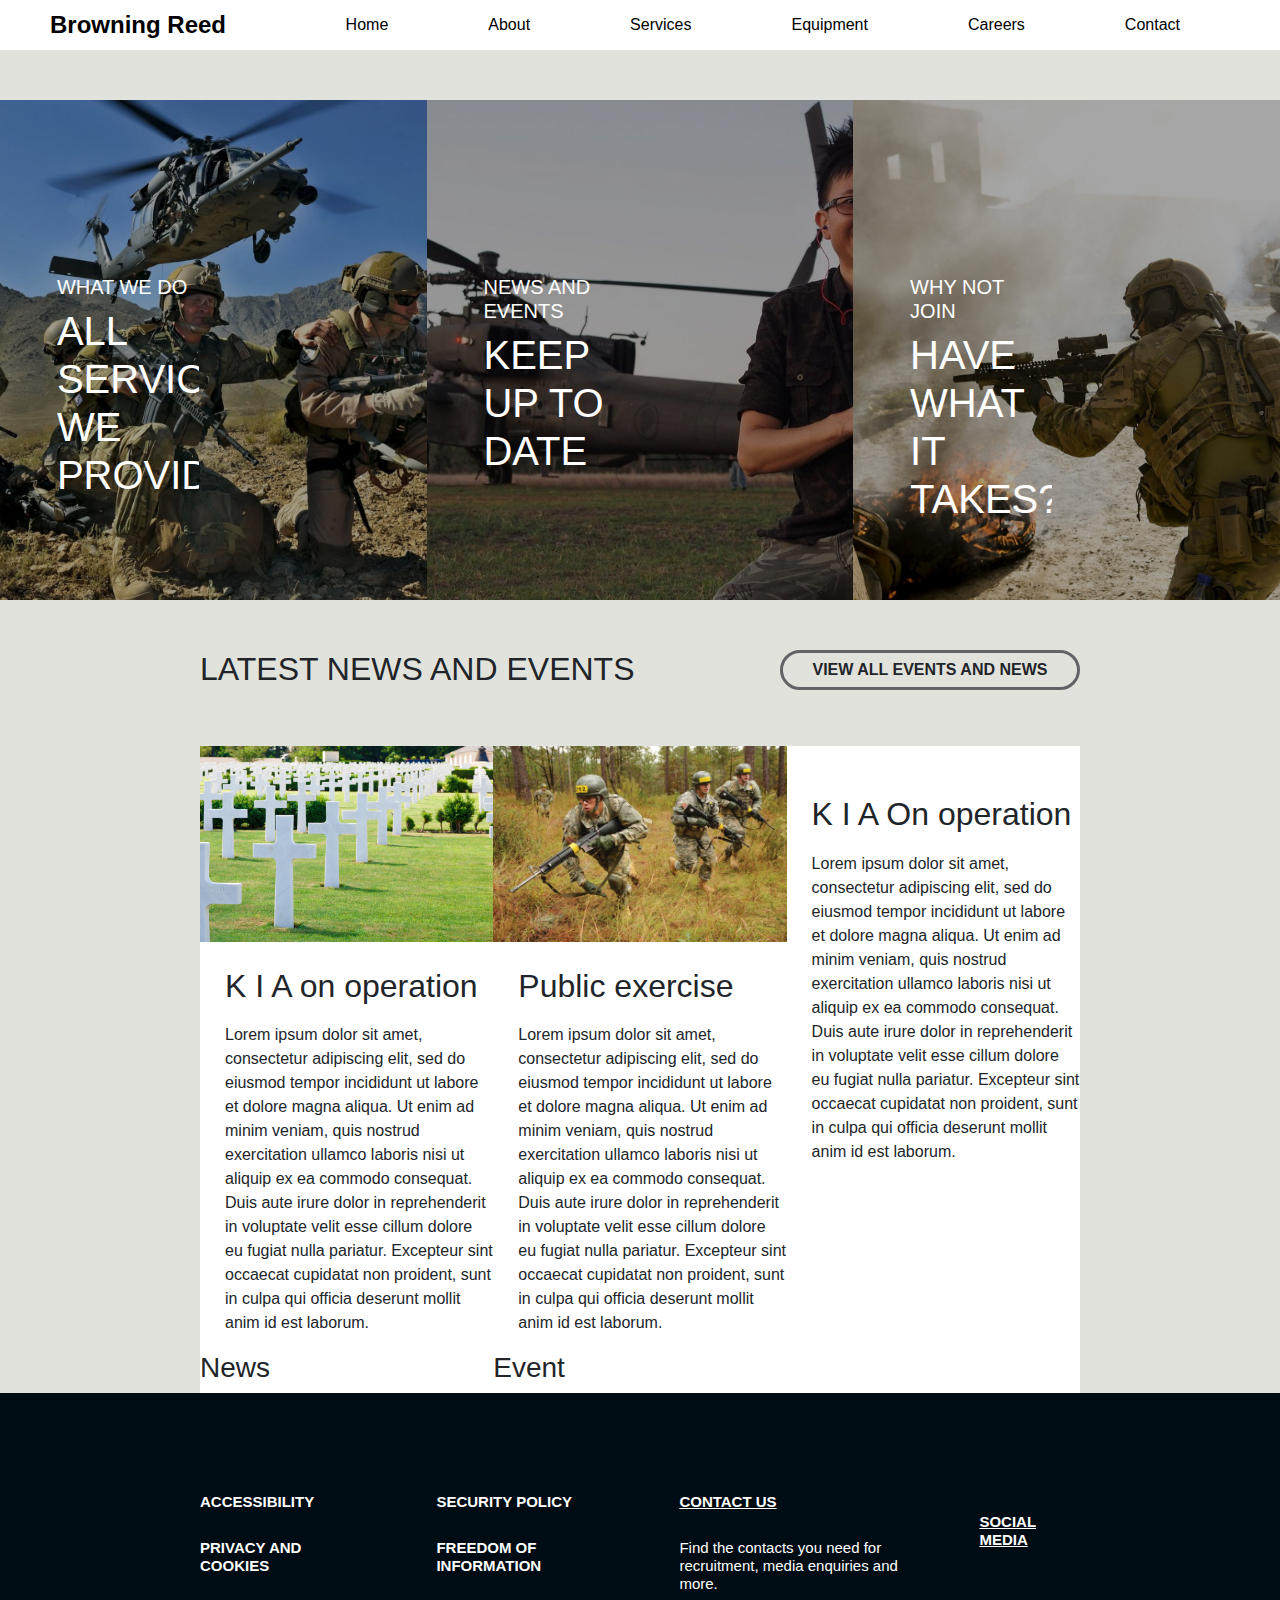
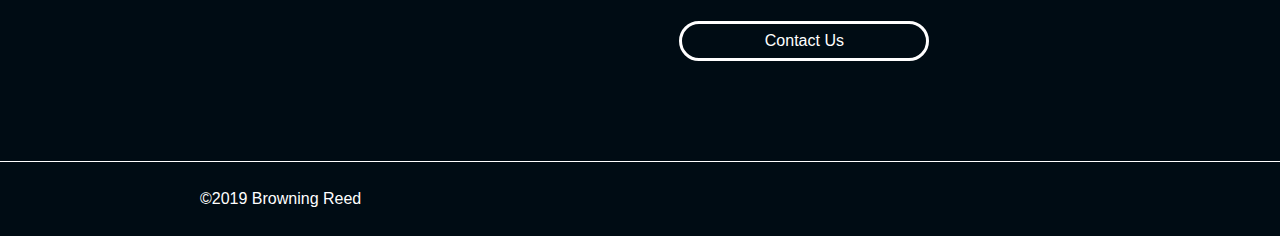
<file: index.html>
<!DOCTYPE html>
<html>

	<meta charset="utf-8">
	<meta name="viewport" content="width=device-width, intial-scal=1. 0">

<head>

  <link rel="stylesheet" type="text/css" href="style.css"> <!-- main style sheet -->

  <link rel="stylesheet" href="https://stackpath.bootstrapcdn.com/bootstrap/4.3.1/css/bootstrap.min.css"> <!-- bootstrap css -->

  <link href="https://stackpath.bootstrapcdn.com/font-awesome/4.7.0/css/font-awesome.min.css" rel="stylesheet"> <!-- font awsome -->

</head>

<title>Website Practice</title>

<body style="background-color: #e2e2dc;">

	<header>

		<div class="logo">Browning Reed</div>
		<nav>
			<ul>
				<li><a href="#">Home</a></li>
				<li><a href="#">About</a></li>
				<li><a href="services.html">Services</a></li>
				<li><a href="equipment.html">Equipment</a></li>
				<li><a href="careers.html">Careers</a></li>
				<li><a href="contact.html">Contact</a></li>
			</ul>
		</nav>

		<div class="menu-toggle">
			<i class="fa fa-bars" aria-hidden="true"></i>
		</div>

	</header>



	<div>

	<!-- <div class="banner-container">
			<video autoplay>
				<source src="./assets/videos/vid1.mp4" type="video/mp4">
			</video>
			<h3 class="banner-content">Were there for you</h3>
		</div> -->


		<div>

		</div>




		<div class="home-flex-container">

			<div class="what-we-do">
				<a href="services.html">
					<img src="./assets/images/army5.jpg">
					<div class="what-we-do-text">
						<h4>What we do</h4>
						<h5>All services we provide</h5>
					</div>
				</a>
			</div>

			<div class="news-events">
				<img src="./assets/images/press.jpeg">
				<div class="news-events-text">
					<h4>News and events</h4>
					<h5>Keep up to date</h5>
				</div>
			</div>

			<div class="what-it-takes">
				<a href="careers.html">
					<img src="./assets/images/contractor4.jpg">
					<div class="what-it-takes-text">
						<h4>Why not join</h4>
						<h5>Have what it takes?</h5>
					</div>
				</a>
			</div>

		</div>

		<!--

		<div class="job-info-container" style="margin-top: 50px;">

			<div style="margin-bottom: 50px;">
				<h2>THINKING OF JOINING?</h2>
			</div>

			<div class="home-jobs-container">

				<div id="quote" class="main-job-info">
					<h5>Life at browning reed</h5>
					<blockquote>Keep up to date</blockquote>
				</div>

				<div>

					<div class="second-job-container">

						<div class="role-number">
							<h4 style="padding-top: 75px;">Over</h4>
							<h2>100</h2>
							<h4>different jobs</h4>
						</div>

						<div id="limits">
							<h4>News and events</h4>
						</div>

						<div class="wage-info">
							<h4 style="padding-top: 75px;">Start Earning</h4>
							<h2>$50k</h2>
							<h4>After training</h4>
						</div>

					</div>

					<div class="third-job-container">

						<div id="trades">
							<h4>News and events</h4>
						</div>

						<div class="">
							<h4 style="padding-top: 75px;">Over</h4>
							<h2>100</h2>
							<h4>different jobs</h4>
						</div>

						<div id="belong">
							<h4>News and events</h4>
						</div>

					</div>


				</div>


			</div>

		</div>



		<!-- news and events -->

		<div class="news-events-container" style="margin-top: 50px;">

			<div class="news-title">

				<div class="news-title-text">
					<h2>LATEST NEWS AND EVENTS</h2>
				</div>

				<div class="news-button">
					<p>VIEW ALL EVENTS AND NEWS</p>
				</div>

			</div>

			<div class="news-events-container-info">

				<div class="news1">
					<img src="./assets/images/funeral.jpg">
					<h2>K I A on operation</h2>
					<p>Lorem ipsum dolor sit amet, consectetur adipiscing elit, sed do eiusmod tempor incididunt ut labore et dolore magna aliqua. Ut enim ad minim veniam, quis nostrud exercitation ullamco laboris nisi ut aliquip ex ea commodo consequat. Duis aute irure dolor in reprehenderit in voluptate velit esse cillum dolore eu fugiat nulla pariatur. Excepteur sint occaecat cupidatat non proident, sunt in culpa qui officia deserunt mollit anim id est laborum.</p>
					<h3>News</h3>
				</div>

				<div id="news2">
					<img src="./assets/images/training1.jpg">
					<h2>Public exercise</h2>
					<p>Lorem ipsum dolor sit amet, consectetur adipiscing elit, sed do eiusmod tempor incididunt ut labore et dolore magna aliqua. Ut enim ad minim veniam, quis nostrud exercitation ullamco laboris nisi ut aliquip ex ea commodo consequat. Duis aute irure dolor in reprehenderit in voluptate velit esse cillum dolore eu fugiat nulla pariatur. Excepteur sint occaecat cupidatat non proident, sunt in culpa qui officia deserunt mollit anim id est laborum.</p>
					<h3>Event</h3>
				</div>

				<div id="news3">
					<img>
					<h2>K I A On operation</h2>
					<p>Lorem ipsum dolor sit amet, consectetur adipiscing elit, sed do eiusmod tempor incididunt ut labore et dolore magna aliqua. Ut enim ad minim veniam, quis nostrud exercitation ullamco laboris nisi ut aliquip ex ea commodo consequat. Duis aute irure dolor in reprehenderit in voluptate velit esse cillum dolore eu fugiat nulla pariatur. Excepteur sint occaecat cupidatat non proident, sunt in culpa qui officia deserunt mollit anim id est laborum.</p>
				</div>

			</div>





		</div>

	</div>





	<footer>

		<div class="footer-container">

			<div class="footer-text-container">

				<div class="footer-text">
					<h2><a href="#">ACCESSIBILITY</a></h2>
					<h2><a href="#">PRIVACY AND COOKIES</a></h2>
				</div>

				<div class="footer-text-2">
					<h2><a href="#">SECURITY POLICY</a></h2>
					<h2><a href="#">FREEDOM OF INFORMATION</a></h2>
				</div>

				<div class="footer-contact">
					<h2>Contact us</h2>
					<h4>Find the contacts you need for </br>recruitment, media enquiries and more.</h4>
					<div class="footer-contact-button">
						<a href="contact.html">
							<p>Contact Us</p>
						</a>
					</div>
				</div>

				<div class="footer-social">
					<h2>social media</h2>
				</div>


			</div>

		</div>

		<div class="copyright">
			<div class="footer-container">
				<span>&copy;</span>2019 Browning Reed
			</div>
		</div>

	</footer>



<!-- jquary -->
<script src="https://code.jquery.com/jquery-3.4.1.js"></script>

<script type="text/javascript" src="main.js"></script>

<!-- bootstap js -->
<script src="https://code.jquery.com/jquery-3.3.1.slim.min.js"></script>

<script src="https://cdnjs.cloudflare.com/ajax/libs/popper.js/1.14.7/umd/popper.min.js"></script>

<script src="https://stackpath.bootstrapcdn.com/bootstrap/4.3.1/js/bootstrap.min.js"></script>

</body>

</html>
</file>
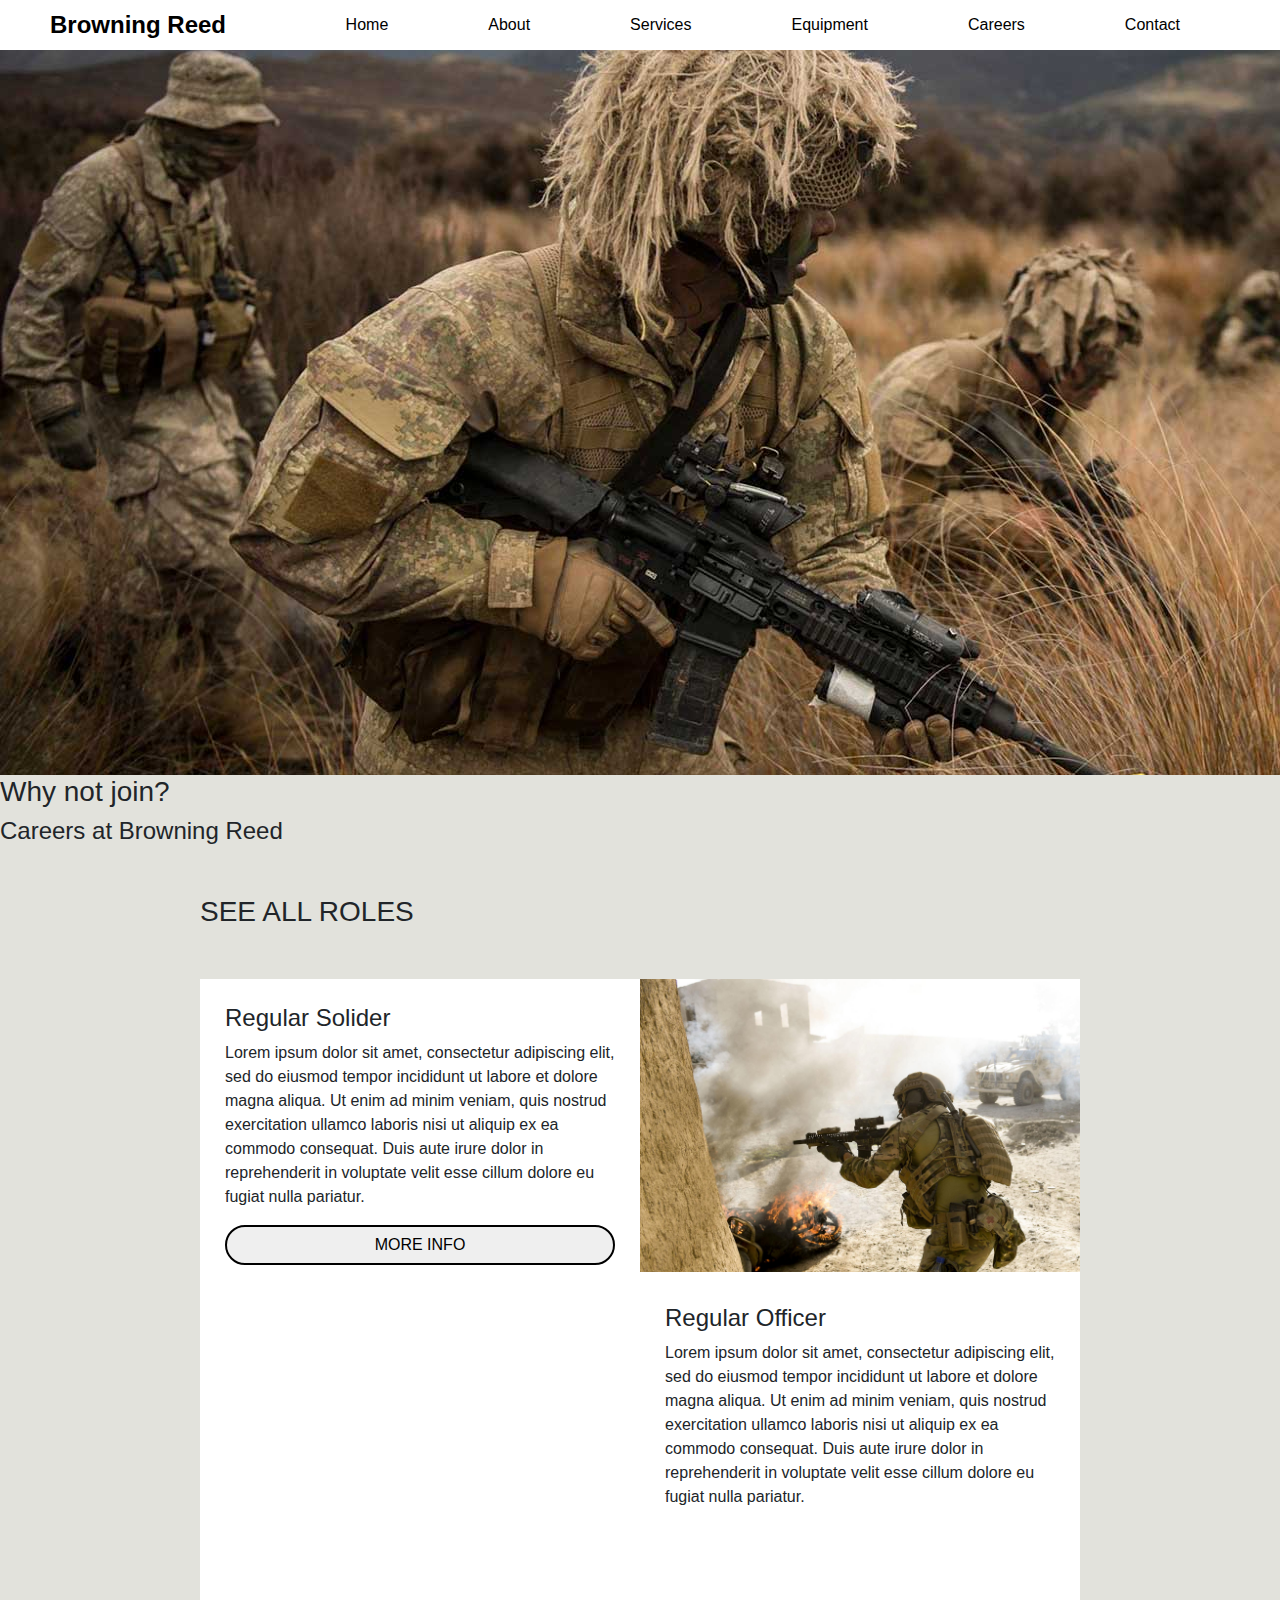
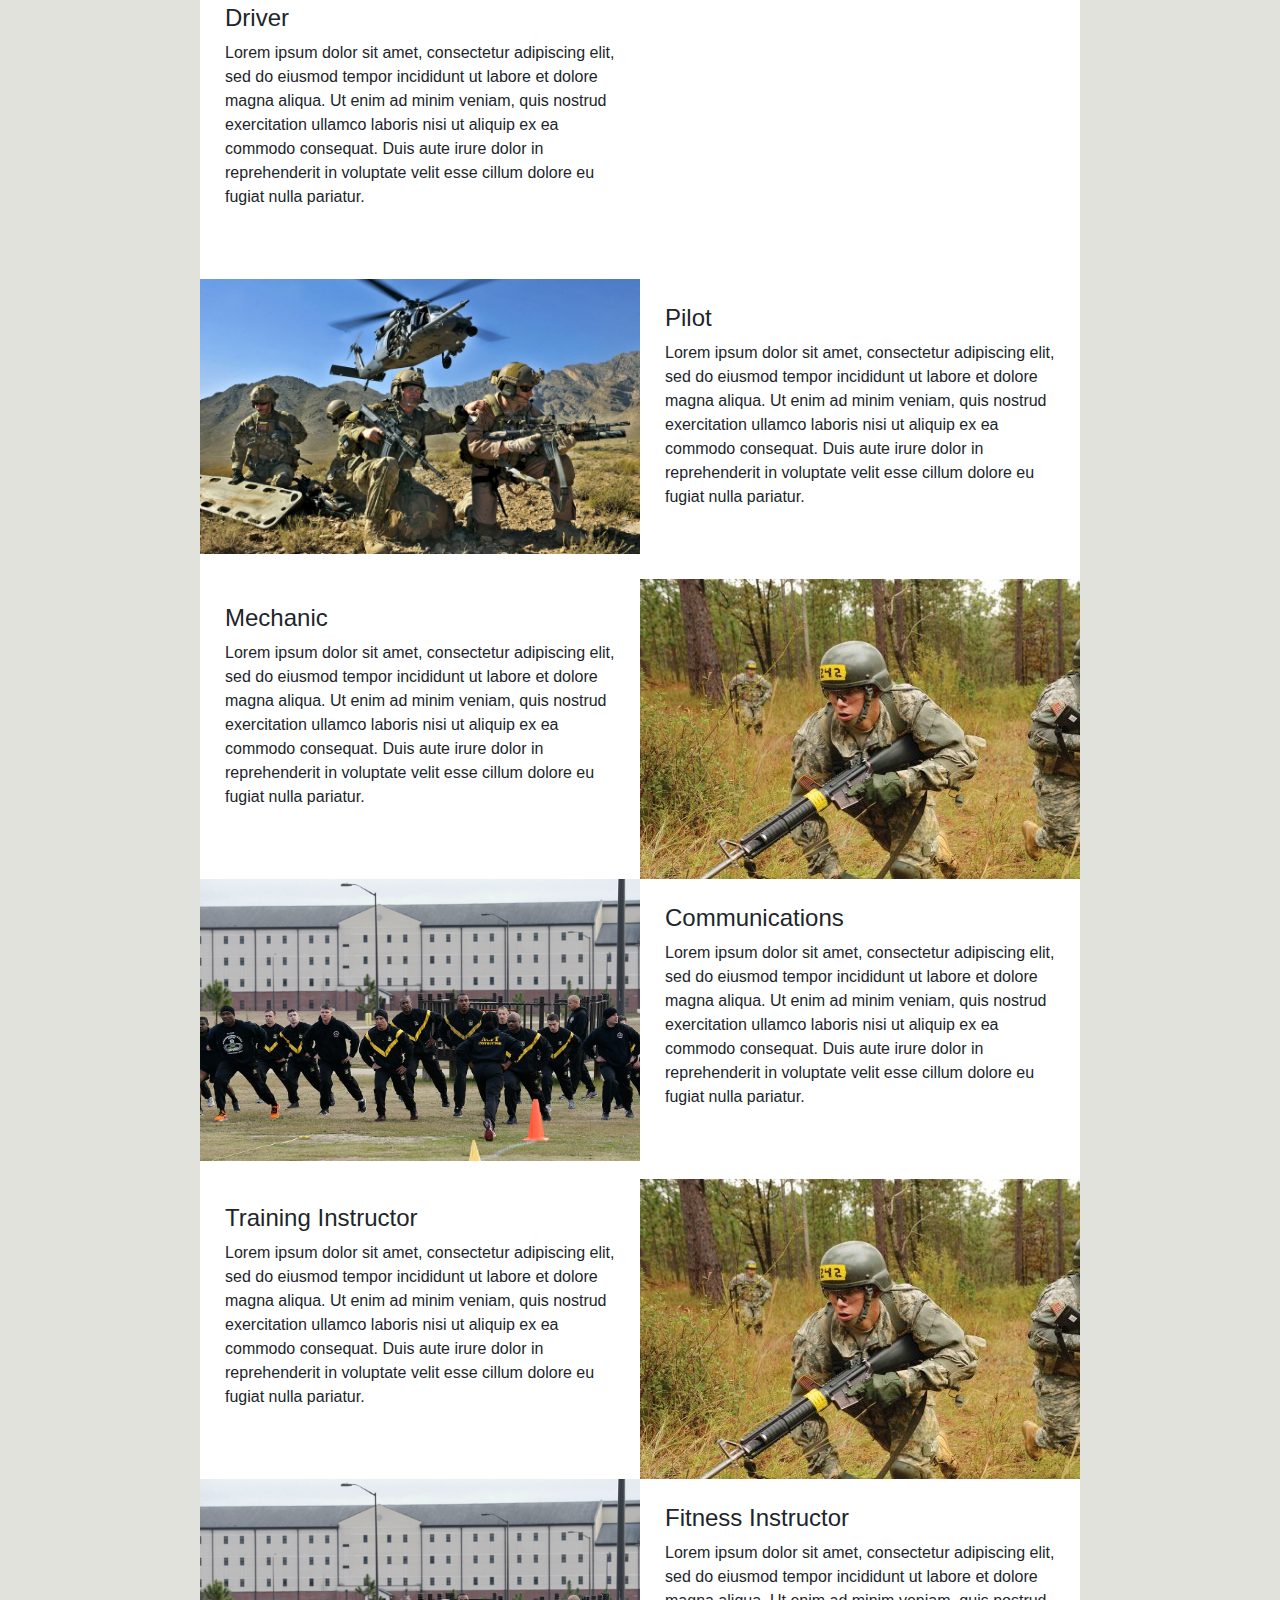
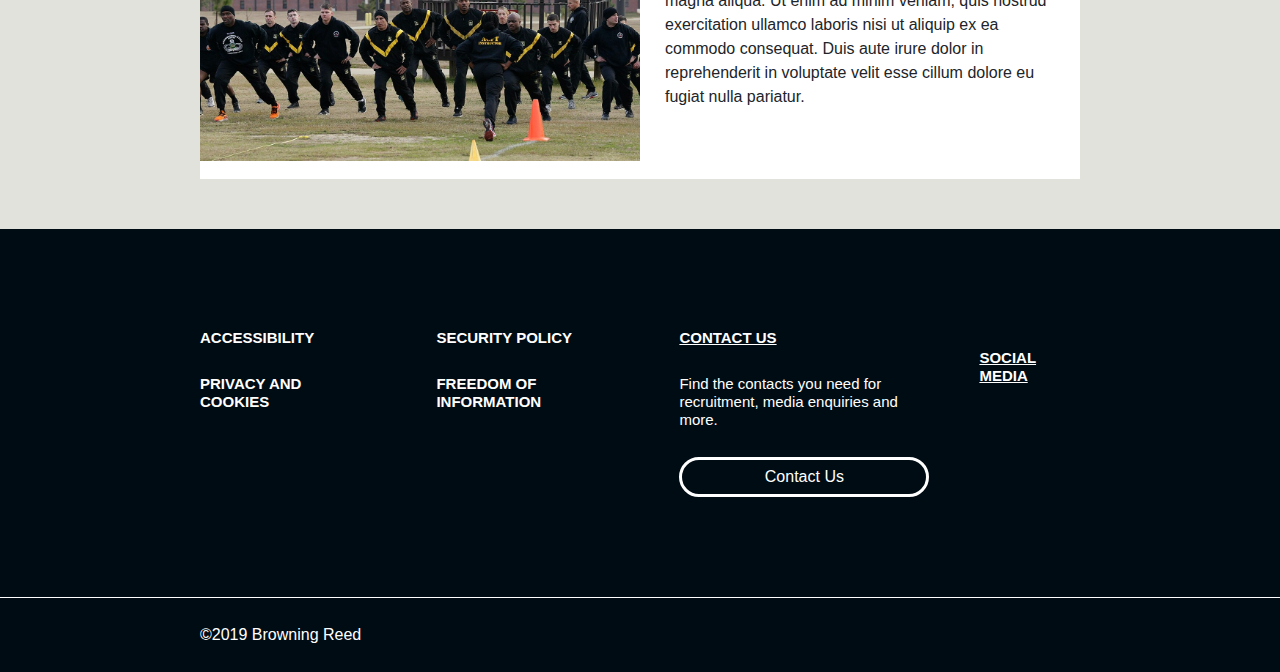
<file: careers.html>
<!DOCTYPE html>
<html>

	<meta charset="utf-8">
	<meta name="viewport" content="width=device-width, intial-scal=1. 0">

<head>

  <link rel="stylesheet" type="text/css" href="style.css"> <!-- main style sheet -->

  <link rel="stylesheet" href="https://stackpath.bootstrapcdn.com/bootstrap/4.3.1/css/bootstrap.min.css"> <!-- bootstrap css -->

  <link href="https://stackpath.bootstrapcdn.com/font-awesome/4.7.0/css/font-awesome.min.css" rel="stylesheet"> <!-- font awsome -->

</head>

<title>Website Practice</title>

<body style="background-color: #e2e2dc;">

	<header>

		<div class="logo">Browning Reed</div>
		<nav>
			<ul>
				<li><a href="index.html">Home</a></li>
				<li><a href="#">About</a></li>
				<li><a href="services.html">Services</a></li>
				<li><a href="equipment.html">Equipment</a></li>
				<li><a href="careers.html">Careers</a></li>
				<li><a href="contact.html">Contact</a></li>
			</ul>
		</nav>

		<div class="menu-toggle">
			<i class="fa fa-bars" aria-hidden="true"></i>
		</div>

	</header>


	<div class="careers-banner-container">
		<img src="./assets/images/army6.jpg" alt="">
		<div class="careers-banner-text">
			<h3>Why not join?</h3>
			<h4>Careers at Browning Reed</h4>
		</div>
	</div>

	<div class="careers-info-container" style="margin-top: 50px; padding-bottom: 50px;">

		<div class="careers-title">
			<h3>See all roles</h3>
		</div>

		<div style="margin-top: 50px;">

			<div class="careers-flex-row">
				<div class="careers-text">
					<h4>Regular Solider</h4>
					<p>Lorem ipsum dolor sit amet, consectetur adipiscing elit, sed do eiusmod tempor incididunt ut labore et dolore magna aliqua. Ut enim ad minim veniam, quis nostrud exercitation ullamco laboris nisi ut aliquip ex ea commodo consequat. Duis aute irure dolor in reprehenderit in voluptate velit esse cillum dolore eu fugiat nulla pariatur.</p>
					<button class="view-button">MORE INFO
						<!--<p>MORE INFO</p>-->
					</button>
				</div>
				<div class="careers-flex-row-img">
					<img src="./assets/images/contractor4.jpg">
				</div>
			</div>

			<div class="careers-flex-row-reverse">
				<div class="careers-text">
					<h4>Regular Officer</h4>
					<p>Lorem ipsum dolor sit amet, consectetur adipiscing elit, sed do eiusmod tempor incididunt ut labore et dolore magna aliqua. Ut enim ad minim veniam, quis nostrud exercitation ullamco laboris nisi ut aliquip ex ea commodo consequat. Duis aute irure dolor in reprehenderit in voluptate velit esse cillum dolore eu fugiat nulla pariatur.</p>
				</div>
				<div>
					<img>
				</div>
			</div>

			<div class="careers-flex-row">
				<div class="careers-text">
					<h4>Driver</h4>
					<p>Lorem ipsum dolor sit amet, consectetur adipiscing elit, sed do eiusmod tempor incididunt ut labore et dolore magna aliqua. Ut enim ad minim veniam, quis nostrud exercitation ullamco laboris nisi ut aliquip ex ea commodo consequat. Duis aute irure dolor in reprehenderit in voluptate velit esse cillum dolore eu fugiat nulla pariatur.</p>
				</div>
				<div>
					<img>
				</div>
			</div>

			<div class="careers-flex-row-reverse">
				<div class="careers-text">
					<h4>Pilot</h4>
					<p>Lorem ipsum dolor sit amet, consectetur adipiscing elit, sed do eiusmod tempor incididunt ut labore et dolore magna aliqua. Ut enim ad minim veniam, quis nostrud exercitation ullamco laboris nisi ut aliquip ex ea commodo consequat. Duis aute irure dolor in reprehenderit in voluptate velit esse cillum dolore eu fugiat nulla pariatur.</p>
				</div>
				<div>
					<img src="./assets/images/army5.jpg">
				</div>
			</div>

			<div class="careers-flex-row">
				<div class="careers-text">
					<h4>Mechanic</h4>
					<p>Lorem ipsum dolor sit amet, consectetur adipiscing elit, sed do eiusmod tempor incididunt ut labore et dolore magna aliqua. Ut enim ad minim veniam, quis nostrud exercitation ullamco laboris nisi ut aliquip ex ea commodo consequat. Duis aute irure dolor in reprehenderit in voluptate velit esse cillum dolore eu fugiat nulla pariatur.</p>
				</div>
				<div>
					<img src="./assets/images/training1.jpg">
				</div>
			</div>

			<div class="careers-flex-row-reverse">
				<div class="careers-text">
					<h4>Communications</h4>
					<p>Lorem ipsum dolor sit amet, consectetur adipiscing elit, sed do eiusmod tempor incididunt ut labore et dolore magna aliqua. Ut enim ad minim veniam, quis nostrud exercitation ullamco laboris nisi ut aliquip ex ea commodo consequat. Duis aute irure dolor in reprehenderit in voluptate velit esse cillum dolore eu fugiat nulla pariatur.</p>
				</div>
				<div>
					<img src="./assets/images/fitness.jpg">
				</div>
			</div>

			<div class="careers-flex-row">
				<div class="careers-text">
					<h4>Training Instructor</h4>
					<p>Lorem ipsum dolor sit amet, consectetur adipiscing elit, sed do eiusmod tempor incididunt ut labore et dolore magna aliqua. Ut enim ad minim veniam, quis nostrud exercitation ullamco laboris nisi ut aliquip ex ea commodo consequat. Duis aute irure dolor in reprehenderit in voluptate velit esse cillum dolore eu fugiat nulla pariatur.</p>
				</div>
				<div>
					<img src="./assets/images/training1.jpg">
				</div>
			</div>

			<div class="careers-flex-row-reverse">
				<div class="careers-text">
					<h4>Fitness Instructor</h4>
					<p>Lorem ipsum dolor sit amet, consectetur adipiscing elit, sed do eiusmod tempor incididunt ut labore et dolore magna aliqua. Ut enim ad minim veniam, quis nostrud exercitation ullamco laboris nisi ut aliquip ex ea commodo consequat. Duis aute irure dolor in reprehenderit in voluptate velit esse cillum dolore eu fugiat nulla pariatur.</p>
				</div>
				<div>
					<img src="./assets/images/fitness.jpg">
				</div>
			</div>




		</div>


	</div>

	<footer>

		<div class="footer-container">

			<div class="footer-text-container">

				<div class="footer-text">
					<h2><a href="#">ACCESSIBILITY</a></h2>
					<h2><a href="#">PRIVACY AND COOKIES</a></h2>
				</div>

				<div class="footer-text-2">
					<h2><a href="#">SECURITY POLICY</a></h2>
					<h2><a href="#">FREEDOM OF INFORMATION</a></h2>
				</div>

				<div class="footer-contact">
					<h2>Contact us</h2>
					<h4>Find the contacts you need for </br>recruitment, media enquiries and more.</h4>
					<div class="footer-contact-button">
						<a href="#">
							<p>Contact Us</p>
						</a>
					</div>
				</div>

				<div class="footer-social">
					<h2>social media</h2>
				</div>


			</div>

		</div>

		<div class="copyright">
			<div class="footer-container">
				<span>&copy;</span>2019 Browning Reed
			</div>
		</div>

	</footer>



<!-- jquary -->
<script src="https://code.jquery.com/jquery-3.4.1.js"></script>

<script type="text/javascript" src="main.js"></script>

<!-- bootstap js -->
<script src="https://code.jquery.com/jquery-3.3.1.slim.min.js"></script>

<script src="https://cdnjs.cloudflare.com/ajax/libs/popper.js/1.14.7/umd/popper.min.js"></script>

<script src="https://stackpath.bootstrapcdn.com/bootstrap/4.3.1/js/bootstrap.min.js"></script>

</body>

</html>
</file>
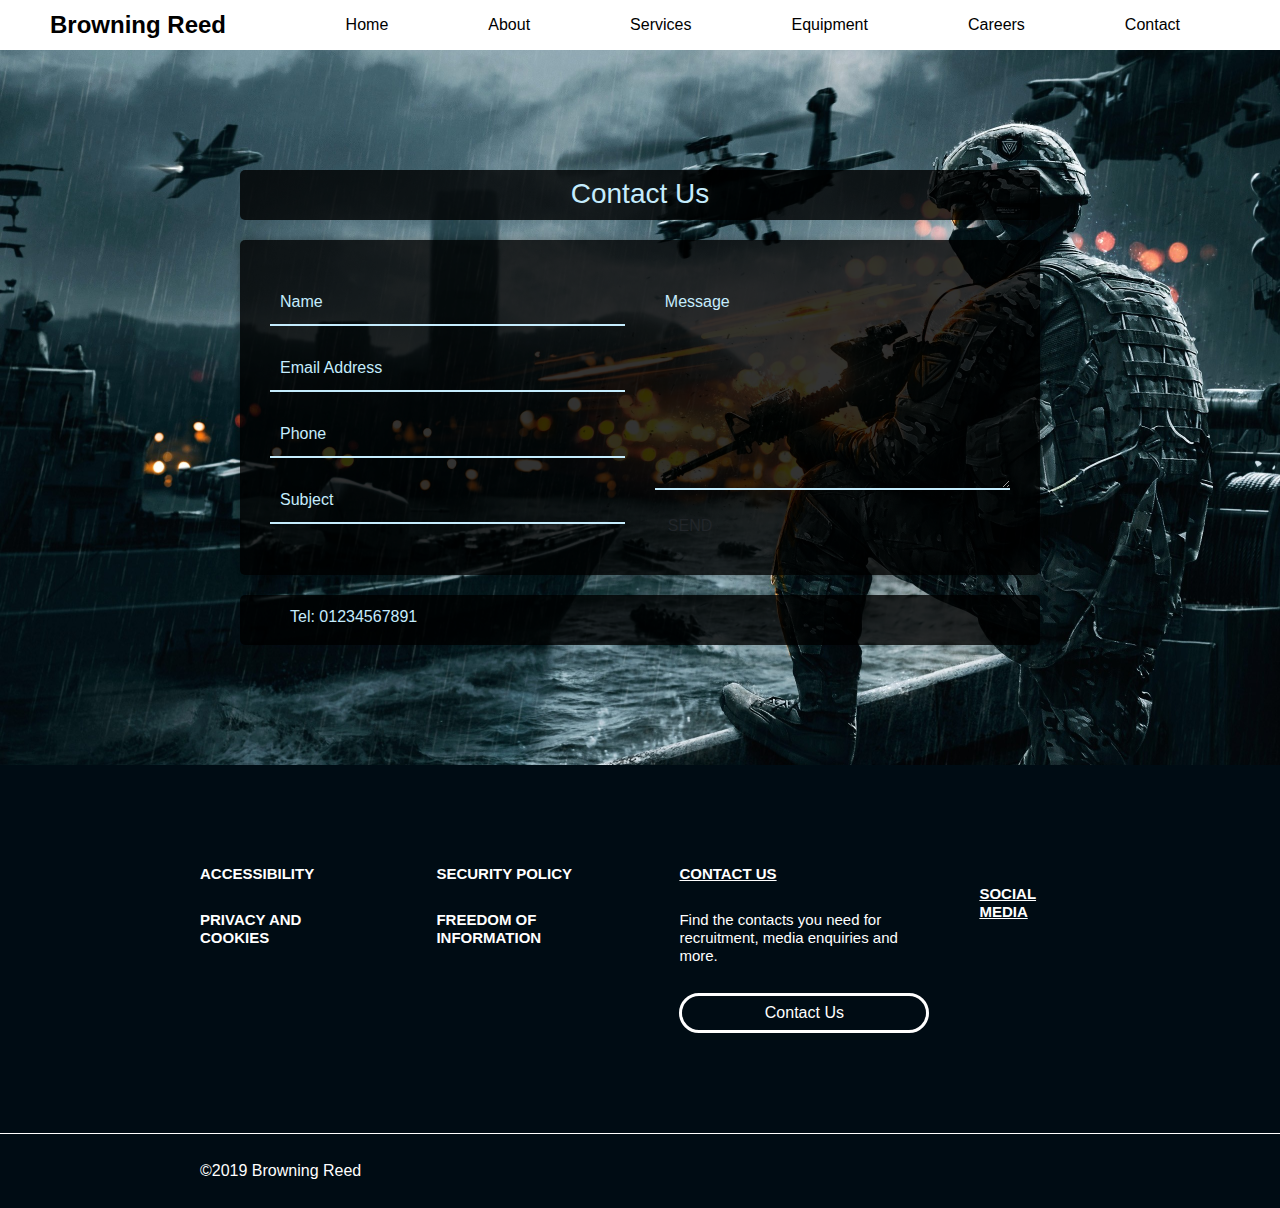
<file: contact.html>
<!DOCTYPE html>
<html>

	<meta charset="utf-8">
	<meta name="viewport" content="width=device-width, intial-scal=1. 0">

<head>

  <link rel="stylesheet" type="text/css" href="style.css"> <!-- main style sheet -->

  <link rel="stylesheet" href="https://stackpath.bootstrapcdn.com/bootstrap/4.3.1/css/bootstrap.min.css"> <!-- bootstrap css -->

  <link href="https://stackpath.bootstrapcdn.com/font-awesome/4.7.0/css/font-awesome.min.css" rel="stylesheet"> <!-- font awsome -->

</head>

<title>Website Practice</title>

<body style="background-color: #e2e2dc;">

	<header>

		<div class="logo">Browning Reed</div>
		<nav>
			<ul>
				<li><a href="index.html">Home</a></li>
				<li><a href="#">About</a></li>
				<li><a href="services.html">Services</a></li>
				<li><a href="#">Equipment</a></li>
				<li><a href="careers.html">Careers</a></li>
				<li><a href="contact.html">Contact</a></li>
			</ul>
		</nav>

		<div class="menu-toggle">
			<i class="fa fa-bars" aria-hidden="true"></i>
		</div>

	</header>


		<div class="contact-container">
			<div class="contact-wrapper">
				<div class="contact-title">
					<h3>Contact Us</h3>
				</div>
				<div class="contact-form">
					<div class="input-fields">
						<input type="text" class="input" placeholder="Name">
						<input type="text" class="input" placeholder="Email Address">
						<input type="text" class="input" placeholder="Phone">
						<input type="text" class="input" placeholder="Subject">
					</div>
					<div class="msg">
						<textarea placeholder="Message"></textarea>
						<div class="btn">Send</div>
					</div>
				</div>
				<div class="contact-info">
					<p>Tel: 01234567891</p>
				</div>
			</div>
		</div>


	<footer>

		<div class="footer-container">

			<div class="footer-text-container">

				<div class="footer-text">
					<h2><a href="#">ACCESSIBILITY</a></h2>
					<h2><a href="#">PRIVACY AND COOKIES</a></h2>
				</div>

				<div class="footer-text-2">
					<h2><a href="#">SECURITY POLICY</a></h2>
					<h2><a href="#">FREEDOM OF INFORMATION</a></h2>
				</div>

				<div class="footer-contact">
					<h2>Contact us</h2>
					<h4>Find the contacts you need for </br>recruitment, media enquiries and more.</h4>
					<div class="footer-contact-button">
						<a href="#">
							<p>Contact Us</p>
						</a>
					</div>
				</div>

				<div class="footer-social">
					<h2>social media</h2>
				</div>


			</div>

		</div>

		<div class="copyright">
			<div class="footer-container">
				<span>&copy;</span>2019 Browning Reed
			</div>
		</div>

	</footer>



<!-- jquary -->
<script src="https://code.jquery.com/jquery-3.4.1.js"></script>

<script type="text/javascript" src="main.js"></script>

<!-- bootstap js -->
<script src="https://code.jquery.com/jquery-3.3.1.slim.min.js"></script>

<script src="https://cdnjs.cloudflare.com/ajax/libs/popper.js/1.14.7/umd/popper.min.js"></script>

<script src="https://stackpath.bootstrapcdn.com/bootstrap/4.3.1/js/bootstrap.min.js"></script>

</body>

</html>
</file>
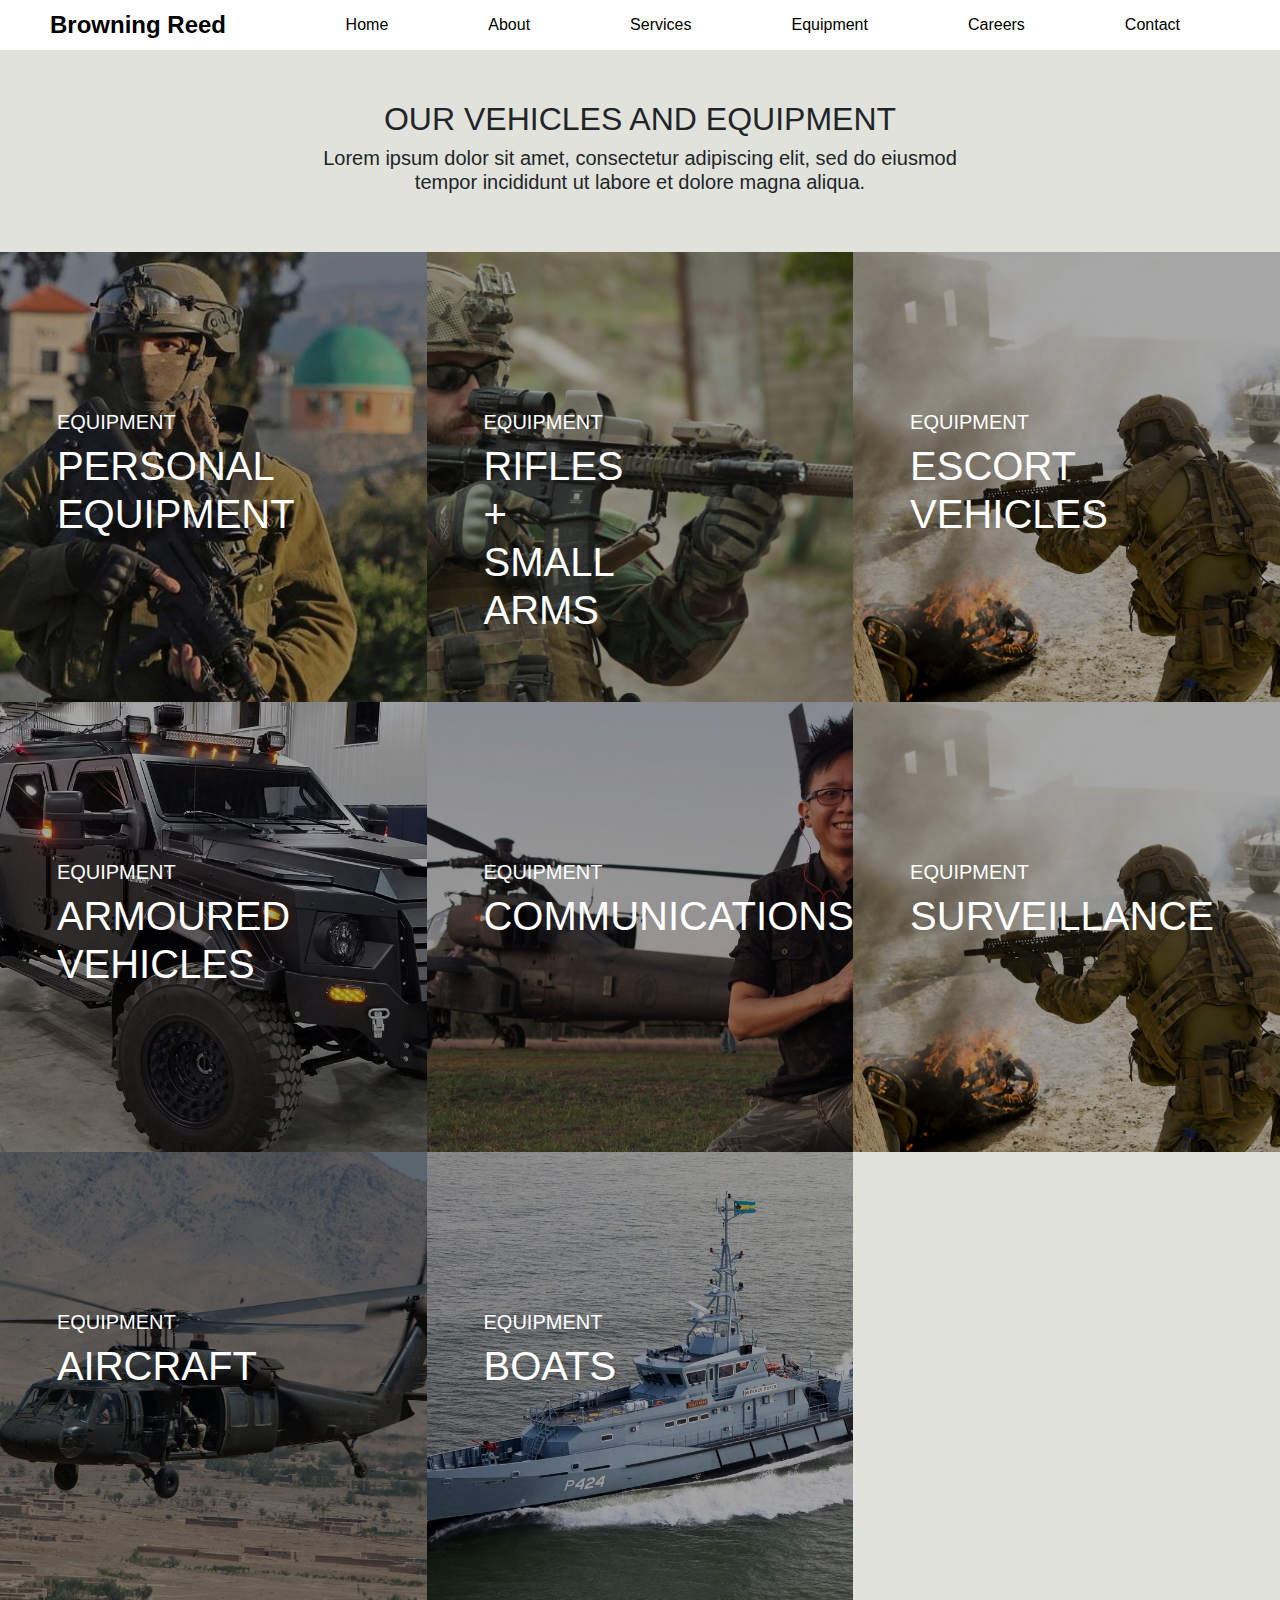
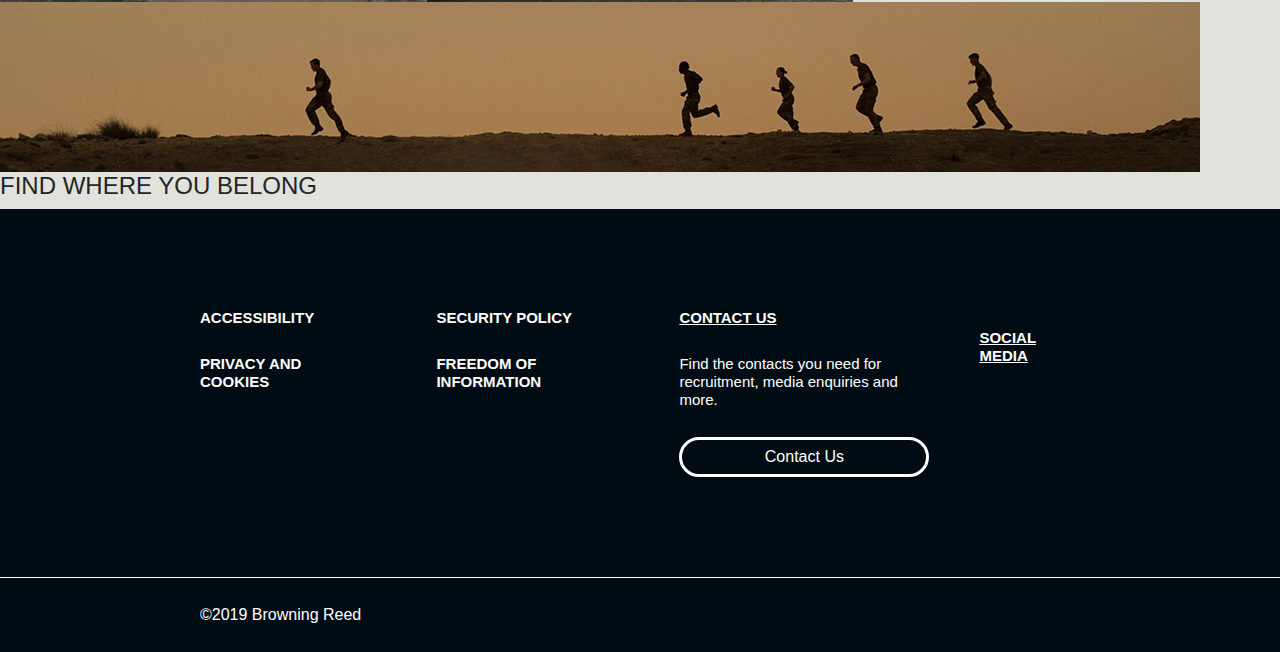
<file: equipment.html>
<!DOCTYPE html>
<html>

	<meta charset="utf-8">
	<meta name="viewport" content="width=device-width, intial-scal=1. 0">

<head>

  <link rel="stylesheet" type="text/css" href="style.css"> <!-- main style sheet -->

  <link rel="stylesheet" href="https://stackpath.bootstrapcdn.com/bootstrap/4.3.1/css/bootstrap.min.css"> <!-- bootstrap css -->

  <link href="https://stackpath.bootstrapcdn.com/font-awesome/4.7.0/css/font-awesome.min.css" rel="stylesheet"> <!-- font awsome -->

</head>

<title>Website Practice</title>

<body style="background-color: #e2e2dc;">

	<header>

		<div class="logo">Browning Reed</div>
		<nav>
			<ul>
				<li><a href="index.html">Home</a></li>
				<li><a href="#">About</a></li>
				<li><a href="services.html">Services</a></li>
				<li><a href="#">Equipment</a></li>
				<li><a href="careers.html">Careers</a></li>
				<li><a href="contact.html">Contact</a></li>
			</ul>
		</nav>

		<div class="menu-toggle">
			<i class="fa fa-bars" aria-hidden="true"></i>
		</div>

	</header>

<!--
	<div class="careers-banner-container">
		<img src="./assets/images/army6.jpg" alt="">
		<div class="careers-banner-text">
			<h3>Why not join?</h3>
			<h4>Careers at Browning Reed</h4>
		</div>
	</div> -->

	<div class="equipment-title">

		<div>
			<h2>OUR VEHICLES AND EQUIPMENT</h2>
		</div>

		<div>
			<h5>Lorem ipsum dolor sit amet, consectetur adipiscing elit, sed do eiusmod tempor incididunt ut labore et dolore magna aliqua.</h5>
		</div>

	</div>

	<div style="padding-top: 50px;">

	<div class="equipment-flex-container">

		<div class="personal-equipment img-zoom">
			<a href="#">
				<img src="./assets/images/soldier-pic1.jpg">
				<div class="personal-equipment-text">
					<h4>Equipment</h4>
					<h5>Personal Equipment</h5>
				</div>
			</a>
		</div>

		<div class="rifles-small img-zoom">
			<img src="./assets/images/soldier-pic2.jpg">
			<div class="rifles-small-text">
				<h4>Equipment</h4>
				<h5>Rifles + Small Arms</h5>
			</div>
		</div>

		<div class="escort-vehicles img-zoom">
			<a href="#">
				<img src="./assets/images/contractor4.jpg">
				<div class="escort-vehicles-text">
					<h4>Equipment</h4>
					<h5>Escort Vehicles</h5>
				</div>
			</a>
		</div>

	</div>


	<div class="equipment-flex-container">

		<div class="armoured-vehicles img-zoom">
			<a href="#">
				<img src="./assets/images/armoured-car.jpg">
				<div class="armoured-vehicles-text">
					<h4>Equipment</h4>
					<h5>Armoured Vehicles</h5>
				</div>
			</a>
		</div>

		<div class="communications img-zoom">
			<img src="./assets/images/press.jpeg">
			<div class="communications-text">
				<h4>Equipment</h4>
				<h5>Communications</h5>
			</div>
		</div>

		<div class="surveillance img-zoom">
			<a href="#">
				<img src="./assets/images/contractor4.jpg">
				<div class="surveillance-text">
					<h4>Equipment</h4>
					<h5>Surveillance</h5>
				</div>
			</a>
		</div>

	</div>

	<div class="equipment-flex-container">

		<div class="aircraft img-zoom">
			<a href="#">
				<img src="./assets/images/black-hawk-aircraft.jpg">
				<div class="aircraft-text">
					<h4>Equipment</h4>
					<h5>Aircraft</h5>
				</div>
			</a>
		</div>

		<div class="boat img-zoom">
			<img src="./assets/images/boat1.jpg">
			<div class="boat-text">
				<h4>Equipment</h4>
				<h5>Boats</h5>
			</div>
		</div>

	</div>

	</div>

	<div class="recruitment-img-container">
		<img src="./assets/images/jobs1.jpg">
		<div class="recruitment-img-text">
			<h4>FIND WHERE YOU BELONG</h4>
		</div>
	</div>











	<footer>

		<div class="footer-container">

			<div class="footer-text-container">

				<div class="footer-text">
					<h2><a href="#">ACCESSIBILITY</a></h2>
					<h2><a href="#">PRIVACY AND COOKIES</a></h2>
				</div>

				<div class="footer-text-2">
					<h2><a href="#">SECURITY POLICY</a></h2>
					<h2><a href="#">FREEDOM OF INFORMATION</a></h2>
				</div>

				<div class="footer-contact">
					<h2>Contact us</h2>
					<h4>Find the contacts you need for <br>recruitment, media enquiries and more.</h4>
					<div class="footer-contact-button">
						<a href="#">
							<p>Contact Us</p>
						</a>
					</div>
				</div>

				<div class="footer-social">
					<h2>social media</h2>
				</div>


			</div>

		</div>

		<div class="copyright">
			<div class="footer-container">
				<span>&copy;</span>2019 Browning Reed
			</div>
		</div>

	</footer>



<!-- jquary -->
<script src="https://code.jquery.com/jquery-3.4.1.js"></script>

<script type="text/javascript" src="main.js"></script>

<!-- bootstap js -->
<script src="https://code.jquery.com/jquery-3.3.1.slim.min.js"></script>

<script src="https://cdnjs.cloudflare.com/ajax/libs/popper.js/1.14.7/umd/popper.min.js"></script>

<script src="https://stackpath.bootstrapcdn.com/bootstrap/4.3.1/js/bootstrap.min.js"></script>

</body>

</html>
</file>
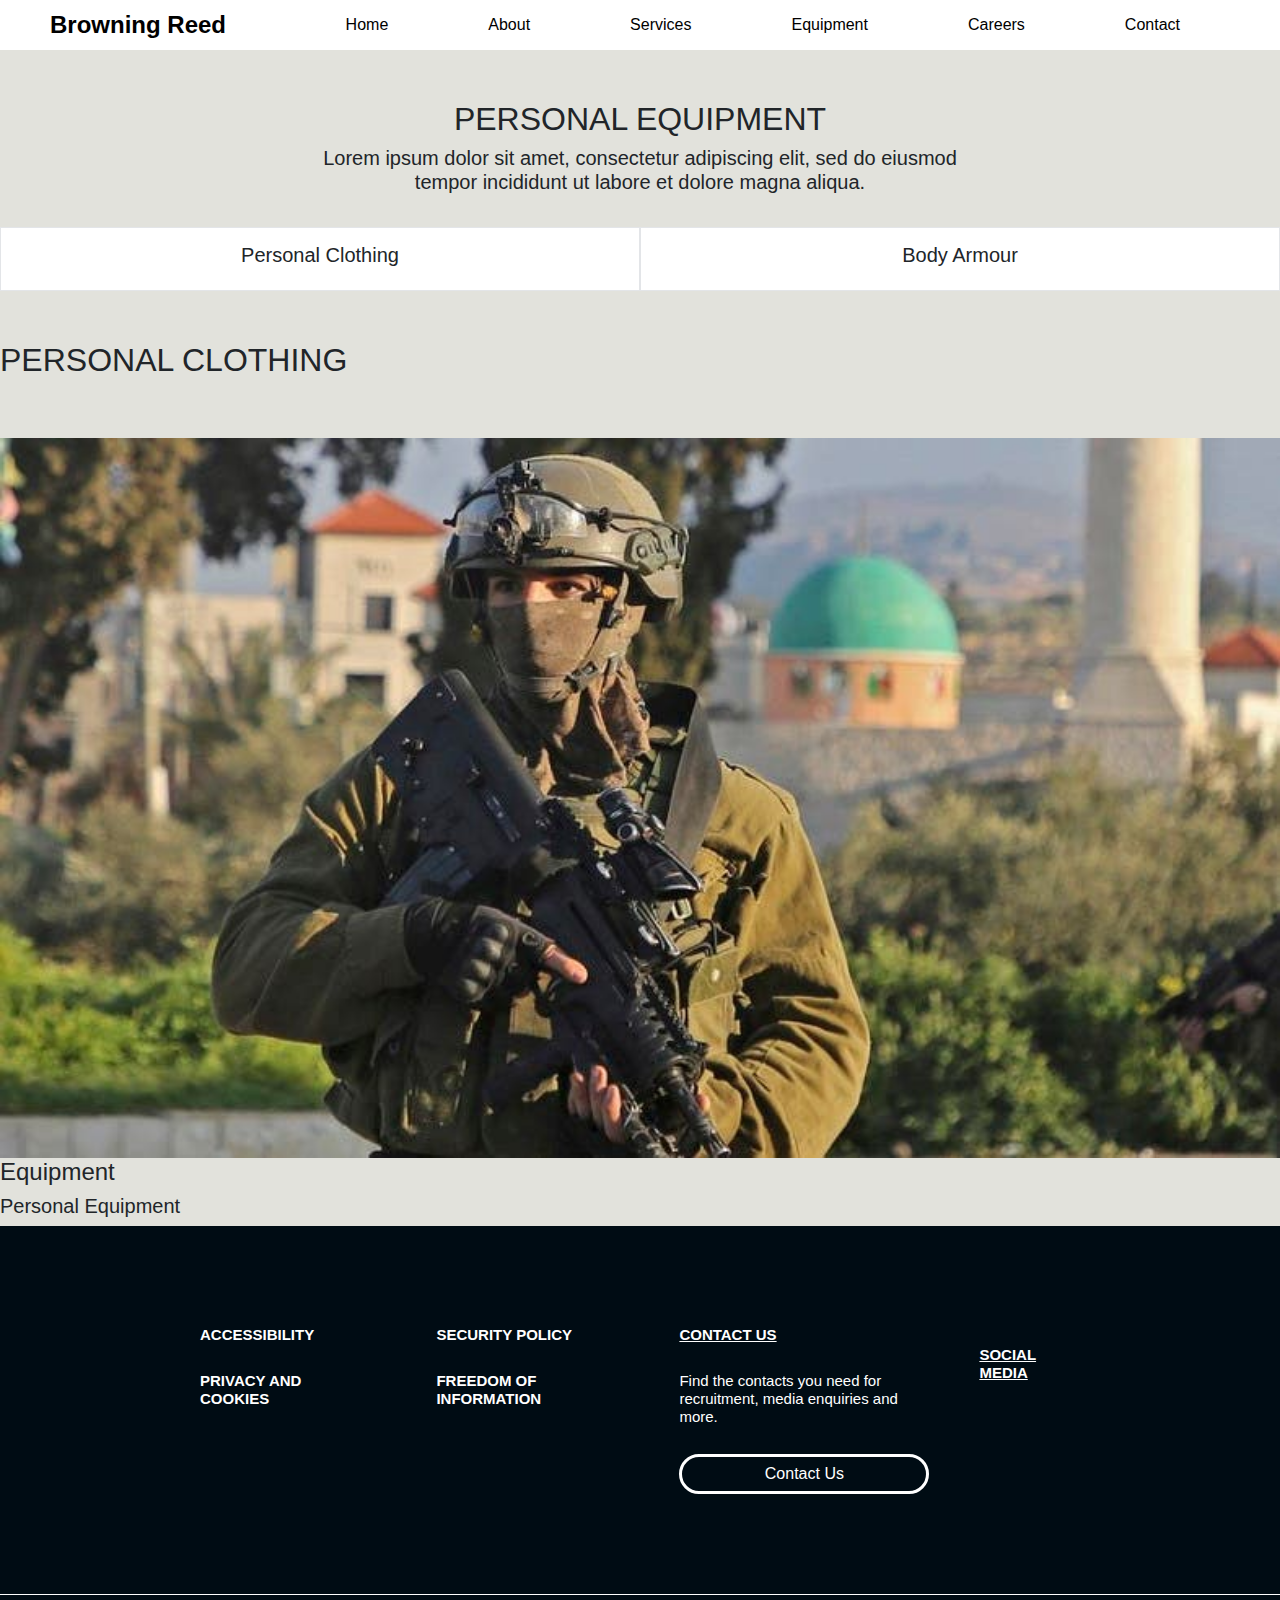
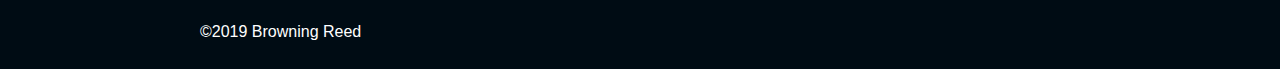
<file: personal-equipment.html>
<!DOCTYPE html>
<html>

	<meta charset="utf-8">
	<meta name="viewport" content="width=device-width, intial-scal=1. 0">

<head>

  <link rel="stylesheet" type="text/css" href="style.css"> <!-- main style sheet -->

  <link rel="stylesheet" href="https://stackpath.bootstrapcdn.com/bootstrap/4.3.1/css/bootstrap.min.css"> <!-- bootstrap css -->

  <link href="https://stackpath.bootstrapcdn.com/font-awesome/4.7.0/css/font-awesome.min.css" rel="stylesheet"> <!-- font awsome -->

</head>

<title>Website Practice</title>

<body style="background-color: #e2e2dc;">

	<header>

		<div class="logo">Browning Reed</div>
		<nav>
			<ul>
				<li><a href="index.html">Home</a></li>
				<li><a href="#">About</a></li>
				<li><a href="services.html">Services</a></li>
				<li><a href="equipment.html">Equipment</a></li>
				<li><a href="careers.html">Careers</a></li>
				<li><a href="contact.html">Contact</a></li>
			</ul>
		</nav>

		<div class="menu-toggle">
			<i class="fa fa-bars" aria-hidden="true"></i>
		</div>

	</header>

<!--
	<div class="careers-banner-container">
		<img src="./assets/images/army6.jpg" alt="">
		<div class="careers-banner-text">
			<h3>Why not join?</h3>
			<h4>Careers at Browning Reed</h4>
		</div>
	</div> -->

	<div class="equipment-title">

		<div>
			<h2>PERSONAL EQUIPMENT</h2>
		</div>

		<div>
			<h5>Lorem ipsum dolor sit amet, consectetur adipiscing elit, sed do eiusmod tempor incididunt ut labore et dolore magna aliqua.</h5>
		</div>

	</div>


	<div id="personal-equipment" class="personal-equipment-nav-container">

		<div>
			<h2>Personal Clothing</h2>
		</div>

		<div>
			<h2>Body Armour</h2>
		</div>

	</div>


	<div id="body-armour">

		<div class="personal-clothing-title">
			<h2>PERSONAL CLOTHING</h2>
		</div>

		<div class="personal-clothing-container">
			<img src="./assets/images/soldier-pic1.jpg">
			<div>
				<h4>Equipment</h4>
				<h5>Personal Equipment</h5>
			</div>
		</div>


	</div>



<!--
	<div class="recruitment-img-container">
		<img src="./assets/images/jobs1.jpg">
		<div class="recruitment-img-text">
			<h4>FIND WHERE YOU BELONG</h4>
		</div>
	</div> -->











	<footer>

		<div class="footer-container">

			<div class="footer-text-container">

				<div class="footer-text">
					<h2><a href="#">ACCESSIBILITY</a></h2>
					<h2><a href="#">PRIVACY AND COOKIES</a></h2>
				</div>

				<div class="footer-text-2">
					<h2><a href="#">SECURITY POLICY</a></h2>
					<h2><a href="#">FREEDOM OF INFORMATION</a></h2>
				</div>

				<div class="footer-contact">
					<h2>Contact us</h2>
					<h4>Find the contacts you need for <br>recruitment, media enquiries and more.</h4>
					<div class="footer-contact-button">
						<a href="#">
							<p>Contact Us</p>
						</a>
					</div>
				</div>

				<div class="footer-social">
					<h2>social media</h2>
				</div>


			</div>

		</div>

		<div class="copyright">
			<div class="footer-container">
				<span>&copy;</span>2019 Browning Reed
			</div>
		</div>

	</footer>



<!-- jquary -->
<script src="https://code.jquery.com/jquery-3.4.1.js"></script>

<script type="text/javascript" src="main.js"></script>

<!-- bootstap js -->
<script src="https://code.jquery.com/jquery-3.3.1.slim.min.js"></script>

<script src="https://cdnjs.cloudflare.com/ajax/libs/popper.js/1.14.7/umd/popper.min.js"></script>

<script src="https://stackpath.bootstrapcdn.com/bootstrap/4.3.1/js/bootstrap.min.js"></script>

</body>

</html>
</file>
<file: style.css>
body {
	margin: 0:
	padding: 0;
	font-family: sans-serif;
}



/* header / Nav */

header {
 	position: fixed;
	top: 0;
	left: 0;
	bottom: 0;
	padding: 0 50px;
	background: #fff;
	width: 100%;
	box-sizing: border-box;
	height: 50px;
	z-index: 1;
}

header .logo {
	color: #000000;
	height: 50px;
	line-height: 50px;
	font-size: 24px;
	float: left;
	font-weight: bold;
}

header nav {
	float: right;
}

header nav ul {
	margin: 0:
	padding: 0;
	display: flex;
}

header nav ul li {
	list-style: none;
	position: relative;
}

header nav ul li.sub-menu:before {
	content: '\f0d7';
	font-family: fontAwesome;
	position: absolute;
	color: #000000;
	line-height: 50px;
	right: 20px;
}

header nav ul li.active.sub-menu:before {
	content: '\f0d8';
}

header nav ul li ul {
	position: absolute;
	left: 0;
	background: #fff;
	display: none;
}

header nav ul li.active ul {
	display: block;
	padding: 0;
}

header nav ul li ul li {
	display: block;
	width: 200px;
}

header nav ul li a {
	height: 50px;
	line-height: 50px;
	padding: 0 50px;
	color: #000000;
	text-decoration: none;
	display: block;
}

header nav ul li a:hover, header nav ul li a.active {
	color: #000000;
	background: #EDECEB;
	text-decoration: none;
}

.menu-toggle {
	color: #000000;
	float: right;
	line-height: 50px;
	font-size: 24px;
	cursor: pointer;
	display: none;
}

/* mobile */

@media (max-width: 1258px) {

	header {
		padding: 0 20px;
	}

	.menu-toggle {
		display: block;
	}

	header nav {
		position: absolute;
		width: 100%;
		height: calc(100vh - 50px);
		background: #fff;
		top: 50px;
		left: -100%;
		transition: 0.5s;
	}
	header nav.active {
		left: 0;
	}

	header nav ul {
		display: block;
		text-align: center;
		padding: 0;
	}

	header nav ul li a {
		border-bottom: 1px solid rgba(0,0,0,2);
	}

	header nav ul li.active ul {
		position: relative;
		background: #003e6f;
	}

	header nav ul li ul li {
		width: 100%;
	}

}

/* banners

.banner-container {
	position: relative;
}

.banner-container video {
	width: 100%;
	filter: brightness(100%);
}

.banner-text {
	position: absolute;
	top: 50%;
	left: 50%;
	transform: translate(-50%, -50%);
}

.background-img {
	background-attachment: fixed;
	background-position: center;
	width: 100%;
} */


/* global banner */

.banner-container {
	position: relative;
}

.banner-container img {
	width: 100%;
	filter: brightness(50%);
	margin-top: 50px;
}

.banner-text {
	position: absolute;
	color: #fff;
	top: 50%;
	left: 40%;
	transform: translate(-50%, -35%);
}

.banner-text h3 {
	font-size: 15px;
}

.banner-text h4 {
	font-size: 30px;
}

@media (min-width: 1200px) {
	.banner-text {
		top: 40%;
		transform: translate(-50%, -50%);
	}

	.banner-text h3 {
		font-size: 25px;
	}

	.banner-text h4 {
		font-size: 75px;
	}
}

/* index */

.home-flex-container {
	display: flex;
	margin-top: 100px;
	position: relative;
	flex-direction: column;
}

.home-flex-container div {
	width: 100%;
	height: 250px;
	text-transform: uppercase;
	overflow: hidden;
}


.what-we-do, .news-events, .what-it-takes {
	position: relative;
}

.what-we-do img, .news-events img, .what-it-takes img {
	width: 100%;
	object-fit: cover;
	height: 500px;
	filter: brightness(65%);
}


.what-we-do-text, .news-events-text, .what-it-takes-text {
	position: absolute;
	color: #fff;
	top: 85%;
	left: 60%;
	transform: translate(-50%, -50%);
}

.what-we-do h4, .news-events-text h4, .what-it-takes-text h4 {
	font-size: 20px;
}

.what-we-do h5, .news-events-text h5, .what-it-takes h5 {
	font-size: 40px;
}

@media (min-width: 1025px){
	.home-flex-container {
		flex-direction: row;
	}

	.home-flex-container div {
		width: 33.33%;
		height: 500px;
	}

	.what-we-do-text, .news-events-text, .what-it-takes-text {
		top: 85%;
		left: 30%;
		transform: translate(-50%, -50%);
	}
}


/* thinking of joining - index.html */

.job-info-container {
	padding: 0 10px;
}

.home-jobs-container {
	display: flex;
	width: 100%;
	background-color: #fff;
	flex-direction: column;
}

.main-job-info {
	width: 100%;
	flex-direction: row;
	text-align: center;
	padding-top: 50px;
	color: #fff;
}

blockquote {
	font-size: 25px;
	padding: 25px;
}

.row-flex {
	display: flex;
	width: 50%;
}

.second-job-container {
	display: flex;
	height: 50%;
}

.second-job-container div {
	flex-direction: row;
	width: 50%;
}

.role-number, .wage-info {
	text-align: center;
	text-transform: uppercase;
	background-color: #fff;
	padding-top: 20px;
	padding-bottom: 20px;
}

.role-number h2, .wage-info h2 {
		color: #00667d;
		font-size: 50px;
		font-weight: bold;
}

.role-number h4, .wage-info h4 {
	font-size: 15px;
	font-weight: bold;
}


.third-job-container {
	height: 50%;
	display: flex;
}

.third-job-container div {
	flex-direction: row;
	width: 50%;
}

#quote {
	background-image: url(./assets/images/img2.jpg);
	background-position: center;
	background-repeat: no-repeat;
	background-size: cover;
}

#limits {
	background-image: url(./assets/images/army3.png);
	background-position: center;
	background-repeat: no-repeat;
	background-size: cover;
}

#trades {
	background-image: url(./assets/images/army3.png);
	background-position: center;
	background-repeat: no-repeat;
	background-size: cover;
}

#belong {
	background-image: url(./assets/images/army3.png);
	background-position: center;
	background-repeat: no-repeat;
	background-size: cover;
}


/* end */

/* news and events */

.news-title {
	display: flex;
	flex-direction: column;
}

.news-title-text {
	padding-right: 0;
	padding-bottom: 25px;

}

.news-button {
	float: right;
	border-style: solid;
	border-radius: 200px;
	width: 300px;
	height: 40px;
	border-color: #626366;
}

.news-button p {
	text-align: center;
	padding-top: 5px;
	font-weight: bold;
}

.news-button:hover {
	background-color: #626366;
	color: #fff;
}

@media (min-width: 750px) {

	.news-title {
		flex-direction: row;
		justify-content: space-between;
	}

	.news-title-text {
		padding-right: 100px;
		padding-bottom: 0;
	}
}

.news-events-container {
	padding: 0 15px;
	padding-bottom: 25px;
}

.news-events-container-info {
	width: 100%;
	display: flex;
	margin-top: 50px;
	background-color: #fff;
	flex-direction: row;
}

.news-events-container-info div {
	width: 33.33%;
}

.news-events-container-info img {
	width: 100%;
	background-position: center;
}

.news-events-container-info h2 {
	padding: 25px 0 0 25px;
}

.news-events-container-info p {
	padding: 10px 0 0 25px;
}


@media (min-width: 768px) {
	.news-events-container {
		width: 750px;
	}
}

@media (min-width: 992px) {
	.news-events-container{
		width: 970px;
		padding: 0 100px;
	}
}

@media (min-width: 1200px) {
	.news-events-container{
		width: 100%;
		padding: 0 200px;
	}
}

@media (max-width: 1000px) {
	#news3 {
		display: none;
	}

	.news-events-container-info div {
		width: 50%;
	}

}


/* end */

/* equipment page */

.equipment-title {
	text-align: center;
	padding: 100px 100px 0 100px;
}

.equipment-flex-container {
	display: flex;
	position: relative;
	flex-direction: column;
	overflow: hidden;
}

.equipment-flex-container div {
	width: 100%;
	height: 350px;
	text-transform: uppercase;
}

.personal-equipment, .rifles-small, .escort-vehicles, .armoured-vehicles, .communications, .surveillance, .aircraft, .boat {
	position: relative;
}

.personal-equipment img, .rifles-small img, .escort-vehicles img, .armoured-vehicles img, .communications img, .surveillance img, .aircraft img, .boat img {
	width: 100%;
	object-fit: cover;
	height: 450px;
	filter: brightness(65%);
}

.personal-equipment-text, .rifles-small-text, .escort-vehicles-text, .armoured-vehicles-text, .communications-text, .surveillance-text, .aircraft-text, .boat-text {
	position: absolute;
	color: #fff;
	top: 85%;
	left: 60%;
	transform: translate(-50%, -50%);
}

.personal-equipment h4, .rifles-small-text h4, .escort-vehicles-text h4, .armoured-vehicles-text h4, .communications-text h4, .surveillance-text h4, .aircraft-text h4, .boat-text h4  {
	font-size: 20px;
}

.personal-equipment h5, .rifles-small-text h5, .escort-vehicles-text h5, .armoured-vehicles-text h5, .communications-text h5, .surveillance-text h5, .aircraft-text h5, .boat-text h5 {
	font-size: 40px;
}

@media (min-width: 1025px){
	.equipment-title {
		text-align: center;
		padding: 100px 300px 0 300px;
	}

	.equipment-flex-container {
		flex-direction: row;
	}

	.equipment-flex-container div {
		width: 33.33%;
		height: 450px;
	}

	.personal-equipment-text, .rifles-small-text, .escort-vehicles-text, .armoured-vehicles-text, .communications-text, .surveillance-text, .aircraft-text, .boat-text  {
		top: 85%;
		left: 30%;
		transform: translate(-50%, -50%);
	}

	.img-zoom {
		height: 450px;
		overflow: hidden;
	}

	.img-zoom img {
		 transition: transform .5s ease;
	}

	.img-zoom:hover img {
  	transform: scale(1.1);
		filter: brightness(55%);
	}
}

/* personal-equipment.html */

.personal-equipment-nav-container {
	display: flex;
	width: 100%;
	padding-top: 25px;
	flex-direction: column;
}

.personal-equipment-nav-container div {
	width: 100%;
	text-align: center;
	background: #fff;
	border-style: solid;
	border-width: 1px;
	border-color: #e3e5e8;
}

.personal-equipment-nav-container h2 {
	padding: 15px;
	font-size: 20px;
}

.personal-clothing-title {
	padding-top: 50px;
	padding-bottom: 50px;
}

.personal-clothing-container {
	width: 100%;

}

.personal-clothing-container img {
	width: 100%;
	object-fit: cover;
}

@media (min-width: 800px) {
	.personal-equipment-nav-container {
		flex-direction: row;
	}
}





/* end */



/* end */

/* careers page */

.careers-title {
	text-transform: uppercase;
}

.careers-info-container {
	width: 100%;
	padding: 0 50px;
}

.careers-flex-row, .careers-flex-row-reverse {
	display: flex;
	background-color: #fff;
}

.careers-text {
	padding: 25px;
}

.careers-flex-row {
	flex-direction: column;
}

.careers-flex-row div {
	width: 100%;
	height: 300px;
	overflow: hidden;
}

.careers-flex-row-img img {
	width: 100%;
	background-position: center;
	background-size: cover;
}

.careers-flex-row-reverse {
	flex-direction: column;
}

.careers-flex-row-reverse div {
	width: 100%;
	height: 300px;
	overflow: hidden;
}

.careers-flex-row-reverse img {
	width: 100%;
	background-position: center;
	background-size: cover;
}

.view-button {
	border-style: solid;
	border-radius: 200px;
	width: 100%;
	height: 40px;*/
}

.view-button p {
	text-align: center;
	padding-top: 5px;
	font-weight: bold;
}

.view-button:hover {
	background-color: #626366;
	color: #fff;
}

@media (max-width: 520px) {
	.careers-info-container {
		padding: 0 10px;
	}
}

@media (min-width: 800px) {

	.careers-flex-row div {
		width: 50%;
		height: 300px;
		overflow: hidden;

	}

	.careers-flex-row-reverse div {
		width: 50%;
		height: 300px;
		overflow: hidden;
	}

	.careers-flex-row {
		flex-direction: row;
	}

	.careers-flex-row-reverse {
		flex-direction: row-reverse;
	}
}

@media (min-width: 1200px) {
	.careers-info-container {
		padding: 0 200px;
	}
}




/* end */


/* contact form */

.contact-container {
	background-image: url(./assets/images/army2.jpg);
	background-size: cover;
	background-position: center;
	width: 100%;
	padding-top: 100px;
	padding-bottom: 100px;
	margin-top: 50px;
}

input:focus {
	outline: none;
}

textarea:focus {
	outline: none;
}

.contact-wrapper {
  	width: 100%;
  	padding: 20px 20px;
}

.contact-title {
	background: rgba(0,0,0,0.8);
	max-width: 800px;
	margin: 0 auto;
	color: #c5ecfd;
	text-align: center;
	border-radius: 5px;
	margin-bottom: 20px;
	height: 50px;
}

.contact-title h3 {
	padding-top: 7px;
}

.contact-form {
	display: flex;
 	max-width: 800px;
  margin: 0 auto;
	background: rgba(0,0,0,0.8);
 	padding: 30px;
	border-radius: 5px;
 	box-shadow: 0 0 10px rgba(0,0,0,0.3);
}

.input-fields{
  display: flex;
  flex-direction: column;
  margin-right: 4%;
}

.input-fields,
.msg{
  width: 50%;
}

.input-fields .input,
.msg textarea{
  margin: 10px 0;
  background: transparent;
  border: 0px;
  border-bottom: 2px solid #c5ecfd;
  padding: 10px;
  color: #c5ecfd;
  width: 100%;
}

.msg textarea{
  height: 210px;
}

::-webkit-input-placeholder {
  /* Chrome/Opera/Safari */
  color: #c5ecfd;
}
::-moz-placeholder {
  /* Firefox 19+ */
  color: #c5ecfd;
}
:-ms-input-placeholder {
  /* IE 10+ */
  color: #c5ecfd;
}

.btn {
  background: #39b7dd;
  text-align: center;
  padding: 15px;
  border-radius: 5px;
  color: #c5ecfd;
  cursor: pointer;
  text-transform: uppercase;
}

.contact-info {
	background: rgba(0,0,0,0.8);
	max-width: 800px;
	margin: 0 auto;
	color: #c5ecfd;
	text-align: center;
	border-radius: 5px;
	margin-top: 20px;
	height: 50px;
}

.contact-info p {
	padding-top: 10px;
	padding-left: 50px;
	float: left;
}

@media screen and (max-width: 600px){
  .contact-form{
    flex-direction: column;
  }
  .msg textarea{
    height: 80px;
  }
  .input-fields,
  .msg{
    width: 100%;
  }
}

/* footer */

footer {
	color: #fff;
	background: #000c14;
	padding: 0;
}

.footer-container {
	padding: 0 50px;
}

.footer-text-container {
	padding: 100px 0;
	display: flex;
	flex-direction: column;
}

.footer-text-container div {
}

.footer-text-container h2 {
	font-size: 15px;
	text-transform: uppercase;
	padding-bottom: 20px;
	font-weight: bold;
}

.footer-text-container h4 {
	font-size: 15px;
	padding-bottom: 20px;
}

.footer-text-container a {
	color: #fff;
}

.footer-text-container a:hover {
	color: #fff;
}

.footer-text-2 {
	padding-left: 0px;
}

.footer-contact, .footer-social {
	padding-left: 0px;
}

.footer-contact h2, .footer-social h2 {
	text-decoration: underline;
}

.footer-social {
	padding-top: 20px;
}

.footer-contact-button {
	border-style: solid;
	border-radius: 100px;
	height: 40px;
	width: 250px;
	background-color: transparent;
}

.footer-contact-button a:hover {
	text-decoration: none;
	background-color: #fff;

}

.footer-contact-button p {
	text-align: center;
	padding-top: 5px;
}

.copyright {
	padding: 25px 0;
	border-top: solid;
	border-width: 1px;
}

@media (min-width: 1025px){
	.footer-container {
		padding: 0 200px;
	}

	.footer-text-container {
		flex-direction: row;
	}

	.footer-text-2 {
		padding-left: 75px;
	}

	.footer-contact, .footer-social {
		padding-left: 50px;
	}

	.footer-contact-button {
		border-style: solid;
		border-radius: 100px;
		height: 40px;
		background-color: transparent;
	}
}

@media (max-width: 1200px) {
	.footer-container {
		padding: 0 50px;
	}
}

.social-icons {
	padding-right: 5px;
}

.social-icons img {
	width: 50px;
	height: 50px;
}
</file>
